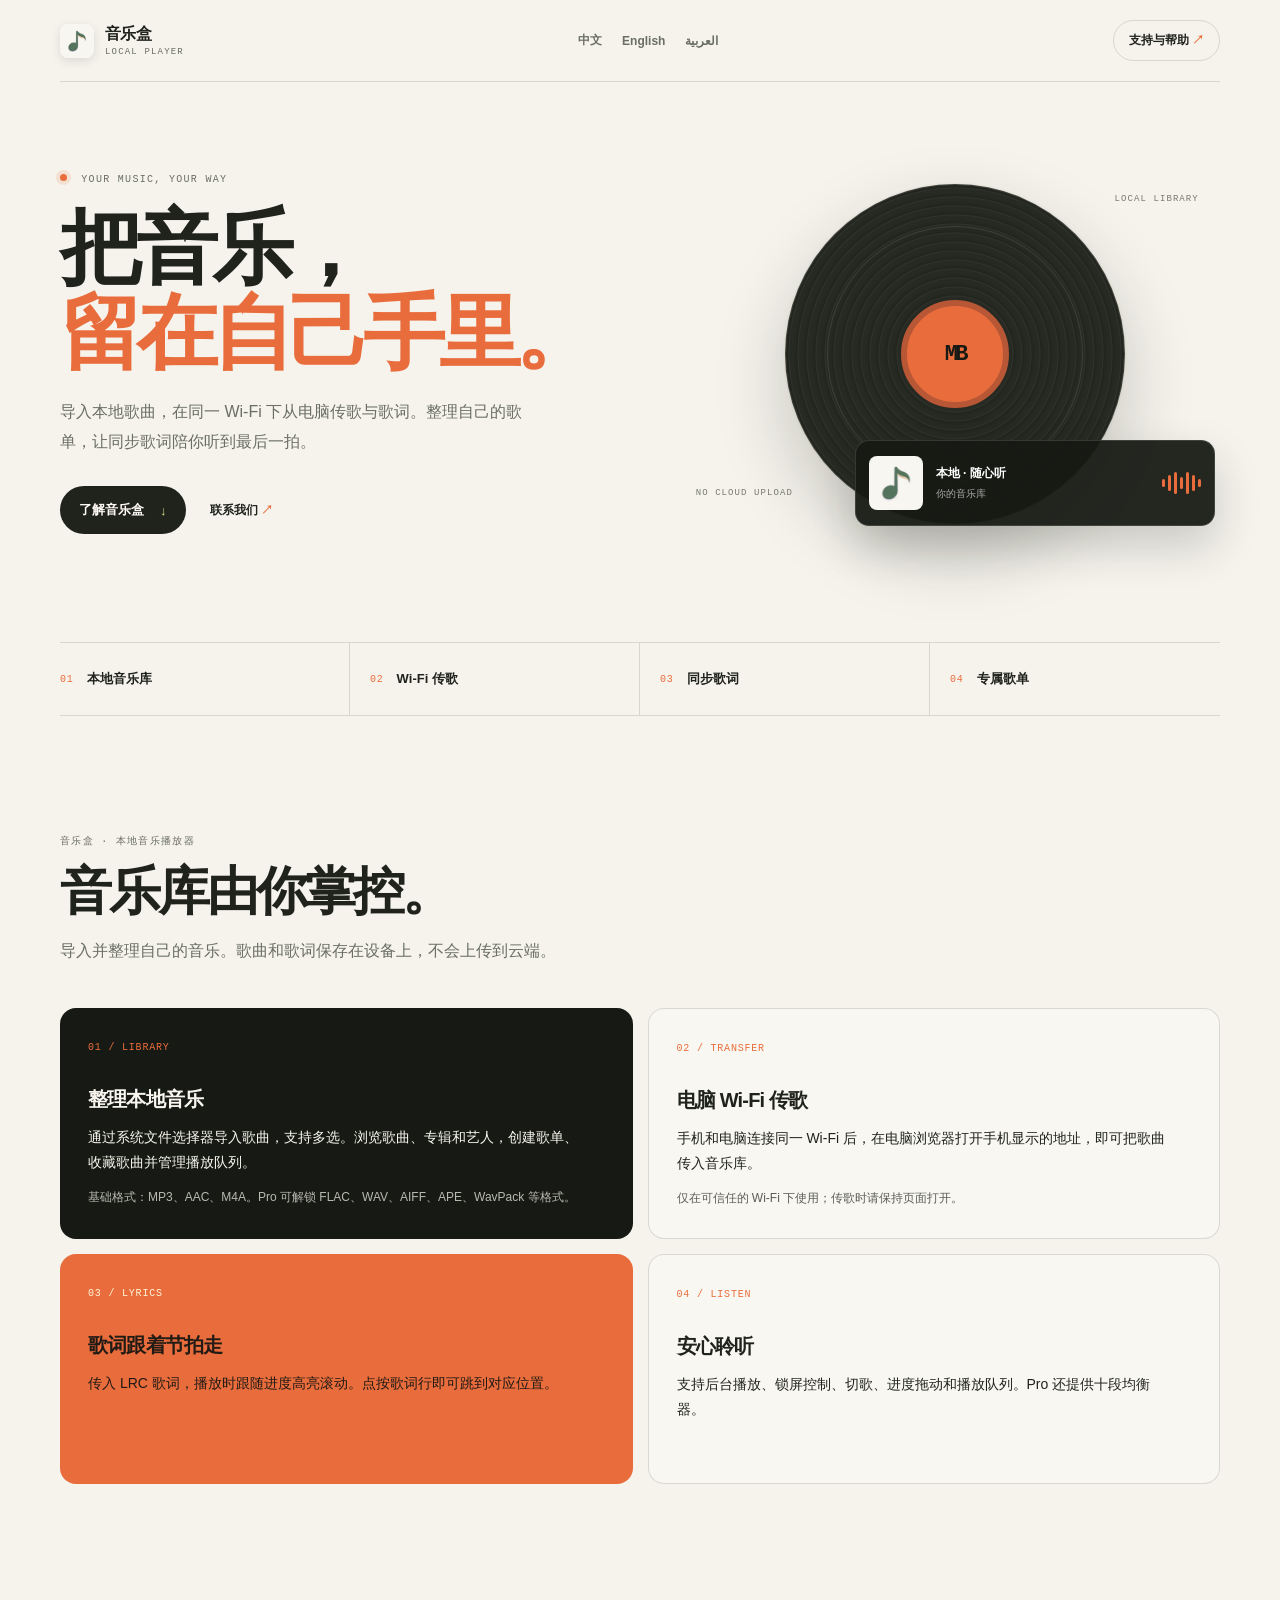
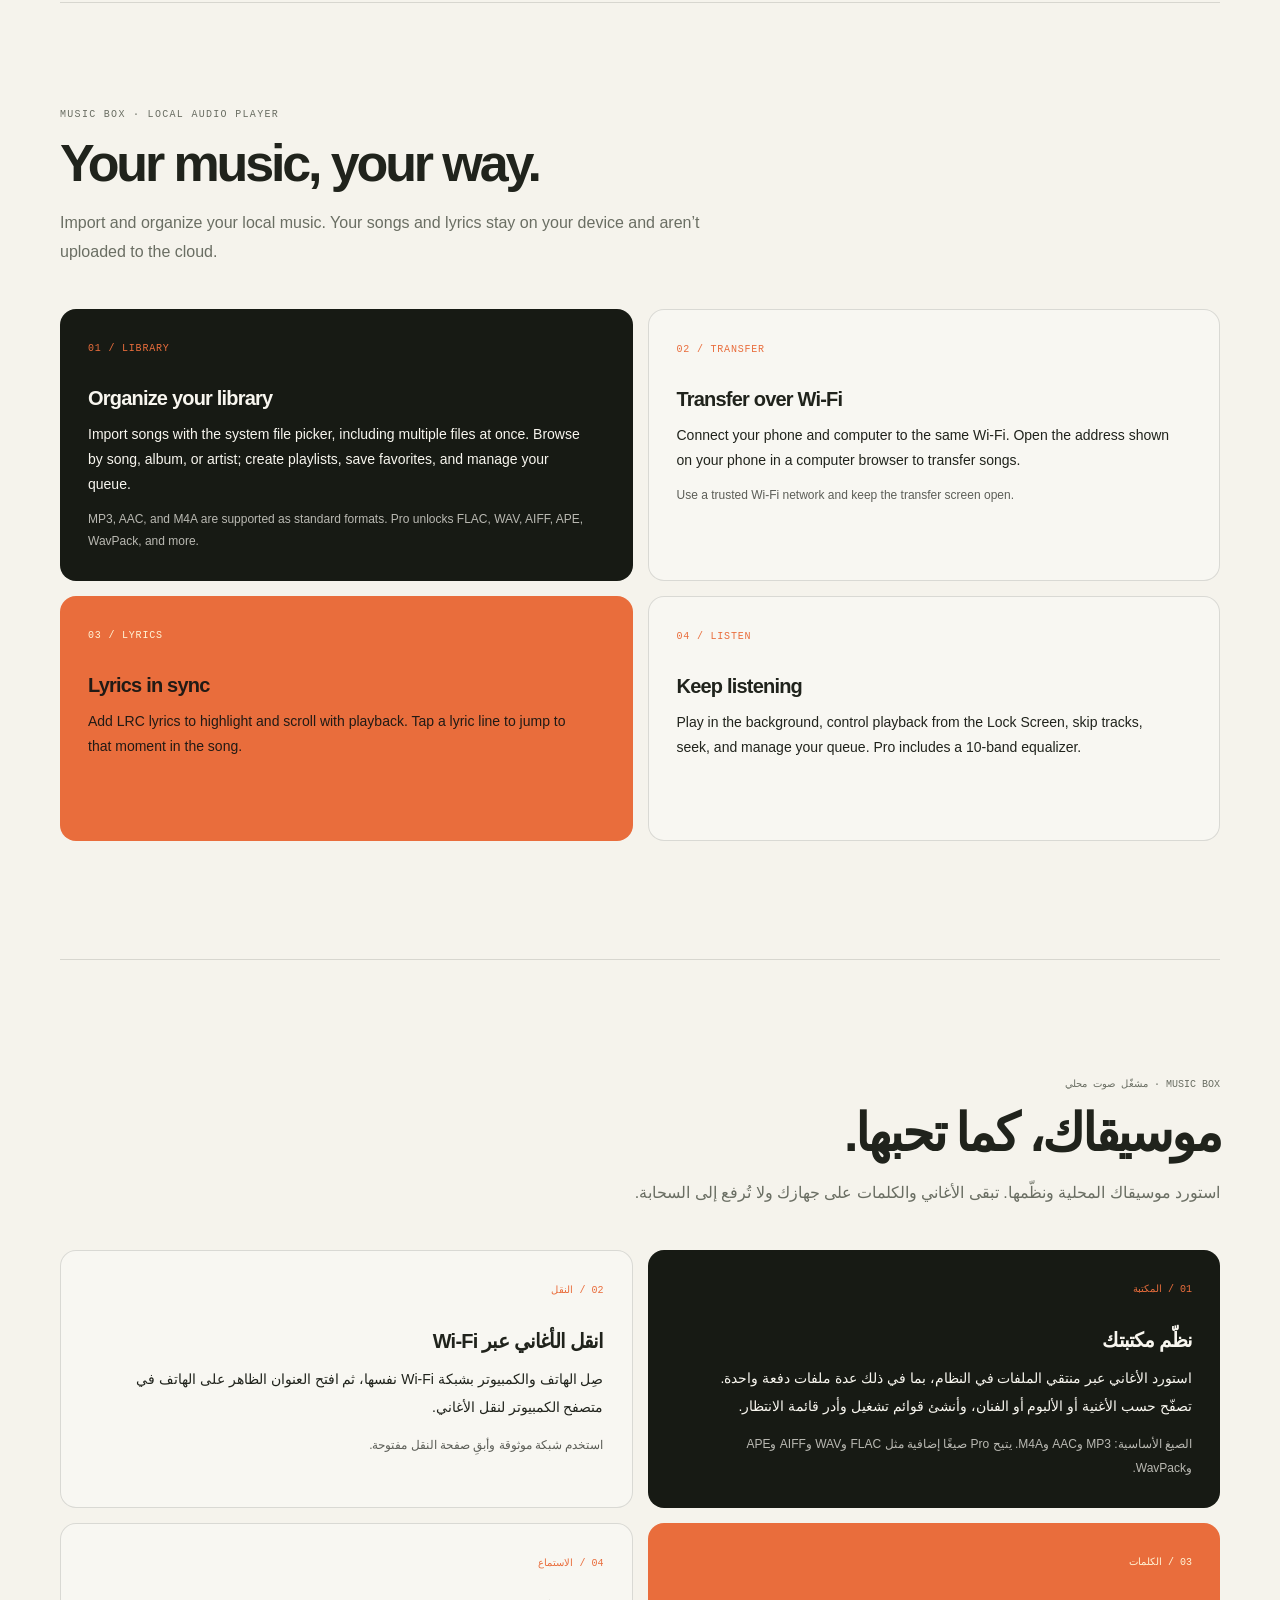
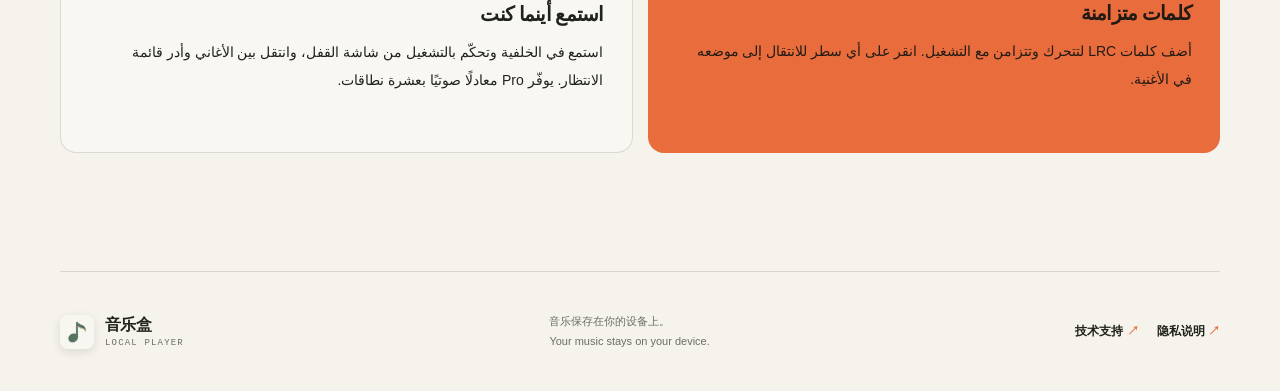
<file: index.html>
<!doctype html>
<html lang="zh-CN">
<head>
  <meta charset="utf-8">
  <meta name="viewport" content="width=device-width, initial-scale=1">
  <meta name="theme-color" content="#151711">
  <meta name="description" content="音乐盒：管理本地音乐、通过 Wi-Fi 传歌与歌词，享受同步歌词和歌单。">
  <title>音乐盒 · Music Box</title>
  <link rel="icon" href="./assets/app-icon.png">
  <link rel="stylesheet" href="./styles.css">
</head>
<body>
  <header class="topbar wrap">
    <a class="brand" href="./" aria-label="音乐盒首页">
      <img class="brand-icon" src="./assets/app-icon.png" alt="">
      <span>音乐盒 <small>LOCAL PLAYER</small></span>
    </a>
    <nav class="language-nav" aria-label="Choose language">
      <a href="#zh">中文</a>
      <a href="#en">English</a>
      <a href="#ar" lang="ar" dir="rtl">العربية</a>
    </nav>
    <a class="support-link" href="./support/">支持与帮助 <span aria-hidden="true">↗</span></a>
  </header>

  <main>
    <section class="hero wrap" aria-labelledby="hero-title">
      <div class="hero-copy">
        <p class="eyebrow"><span class="live-dot"></span> YOUR MUSIC, YOUR WAY</p>
        <h1 id="hero-title">把音乐，<br><em>留在自己手里。</em></h1>
        <p class="hero-intro">导入本地歌曲，在同一 Wi-Fi 下从电脑传歌与歌词。整理自己的歌单，让同步歌词陪你听到最后一拍。</p>
        <div class="hero-actions">
          <a class="button button-primary" href="#zh">了解音乐盒 <span aria-hidden="true">↓</span></a>
          <a class="text-link" href="mailto:xuehui1004@gmail.com">联系我们 <span aria-hidden="true">↗</span></a>
        </div>
      </div>
      <div class="player-art" aria-label="音乐播放器视觉示意">
        <div class="art-glow"></div>
        <div class="record"><div class="record-label"><span>MB</span></div></div>
        <div class="mini-card">
          <div class="mini-cover"><img src="./assets/app-icon.png" alt=""></div>
          <div class="mini-meta"><strong>本地 · 随心听</strong><span>你的音乐库</span></div>
          <div class="equalizer" aria-hidden="true"><i></i><i></i><i></i><i></i><i></i><i></i><i></i></div>
        </div>
        <span class="orbit-note note-one">LOCAL LIBRARY</span>
        <span class="orbit-note note-two">NO CLOUD UPLOAD</span>
      </div>
    </section>

    <section class="feature-ribbon wrap" aria-label="Key features">
      <div><span class="feature-number">01</span><span>本地音乐库</span></div>
      <div><span class="feature-number">02</span><span>Wi-Fi 传歌</span></div>
      <div><span class="feature-number">03</span><span>同步歌词</span></div>
      <div><span class="feature-number">04</span><span>专属歌单</span></div>
    </section>

    <section class="language-section wrap" id="zh" lang="zh-CN">
      <div class="section-heading">
        <p class="eyebrow">音乐盒 · 本地音乐播放器</p>
        <h2>音乐库由你掌控。</h2>
        <p class="section-lead">导入并整理自己的音乐。歌曲和歌词保存在设备上，不会上传到云端。</p>
      </div>
      <div class="feature-grid">
        <article class="feature-card card-dark">
          <span class="card-index">01 / LIBRARY</span>
          <h3>整理本地音乐</h3>
          <p>通过系统文件选择器导入歌曲，支持多选。浏览歌曲、专辑和艺人，创建歌单、收藏歌曲并管理播放队列。</p>
          <p class="fine-print">基础格式：MP3、AAC、M4A。Pro 可解锁 FLAC、WAV、AIFF、APE、WavPack 等格式。</p>
        </article>
        <article class="feature-card card-light">
          <span class="card-index">02 / TRANSFER</span>
          <h3>电脑 Wi-Fi 传歌</h3>
          <p>手机和电脑连接同一 Wi-Fi 后，在电脑浏览器打开手机显示的地址，即可把歌曲传入音乐库。</p>
          <p class="fine-print">仅在可信任的 Wi-Fi 下使用；传歌时请保持页面打开。</p>
        </article>
        <article class="feature-card card-orange">
          <span class="card-index">03 / LYRICS</span>
          <h3>歌词跟着节拍走</h3>
          <p>传入 LRC 歌词，播放时跟随进度高亮滚动。点按歌词行即可跳到对应位置。</p>
        </article>
        <article class="feature-card card-light">
          <span class="card-index">04 / LISTEN</span>
          <h3>安心聆听</h3>
          <p>支持后台播放、锁屏控制、切歌、进度拖动和播放队列。Pro 还提供十段均衡器。</p>
        </article>
      </div>
    </section>

    <section class="language-section alternate wrap" id="en" lang="en">
      <div class="section-heading">
        <p class="eyebrow">MUSIC BOX · LOCAL AUDIO PLAYER</p>
        <h2>Your music, your way.</h2>
        <p class="section-lead">Import and organize your local music. Your songs and lyrics stay on your device and aren’t uploaded to the cloud.</p>
      </div>
      <div class="feature-grid">
        <article class="feature-card card-dark">
          <span class="card-index">01 / LIBRARY</span>
          <h3>Organize your library</h3>
          <p>Import songs with the system file picker, including multiple files at once. Browse by song, album, or artist; create playlists, save favorites, and manage your queue.</p>
          <p class="fine-print">MP3, AAC, and M4A are supported as standard formats. Pro unlocks FLAC, WAV, AIFF, APE, WavPack, and more.</p>
        </article>
        <article class="feature-card card-light">
          <span class="card-index">02 / TRANSFER</span>
          <h3>Transfer over Wi-Fi</h3>
          <p>Connect your phone and computer to the same Wi-Fi. Open the address shown on your phone in a computer browser to transfer songs.</p>
          <p class="fine-print">Use a trusted Wi-Fi network and keep the transfer screen open.</p>
        </article>
        <article class="feature-card card-orange">
          <span class="card-index">03 / LYRICS</span>
          <h3>Lyrics in sync</h3>
          <p>Add LRC lyrics to highlight and scroll with playback. Tap a lyric line to jump to that moment in the song.</p>
        </article>
        <article class="feature-card card-light">
          <span class="card-index">04 / LISTEN</span>
          <h3>Keep listening</h3>
          <p>Play in the background, control playback from the Lock Screen, skip tracks, seek, and manage your queue. Pro includes a 10-band equalizer.</p>
        </article>
      </div>
    </section>

    <section class="language-section arabic-section wrap" id="ar" lang="ar" dir="rtl">
      <div class="section-heading">
        <p class="eyebrow">MUSIC BOX · مشغّل صوت محلي</p>
        <h2>موسيقاك، كما تحبها.</h2>
        <p class="section-lead">استورد موسيقاك المحلية ونظّمها. تبقى الأغاني والكلمات على جهازك ولا تُرفع إلى السحابة.</p>
      </div>
      <div class="feature-grid">
        <article class="feature-card card-dark">
          <span class="card-index">01 / المكتبة</span>
          <h3>نظّم مكتبتك</h3>
          <p>استورد الأغاني عبر منتقي الملفات في النظام، بما في ذلك عدة ملفات دفعة واحدة. تصفّح حسب الأغنية أو الألبوم أو الفنان، وأنشئ قوائم تشغيل وأدر قائمة الانتظار.</p>
          <p class="fine-print">الصيغ الأساسية: MP3 وAAC وM4A. يتيح Pro صيغًا إضافية مثل FLAC وWAV وAIFF وAPE وWavPack.</p>
        </article>
        <article class="feature-card card-light">
          <span class="card-index">02 / النقل</span>
          <h3>انقل الأغاني عبر Wi-Fi</h3>
          <p>صِل الهاتف والكمبيوتر بشبكة Wi-Fi نفسها، ثم افتح العنوان الظاهر على الهاتف في متصفح الكمبيوتر لنقل الأغاني.</p>
          <p class="fine-print">استخدم شبكة موثوقة وأبقِ صفحة النقل مفتوحة.</p>
        </article>
        <article class="feature-card card-orange">
          <span class="card-index">03 / الكلمات</span>
          <h3>كلمات متزامنة</h3>
          <p>أضف كلمات LRC لتتحرك وتتزامن مع التشغيل. انقر على أي سطر للانتقال إلى موضعه في الأغنية.</p>
        </article>
        <article class="feature-card card-light">
          <span class="card-index">04 / الاستماع</span>
          <h3>استمع أينما كنت</h3>
          <p>استمع في الخلفية وتحكّم بالتشغيل من شاشة القفل، وانتقل بين الأغاني وأدر قائمة الانتظار. يوفّر Pro معادلًا صوتيًا بعشرة نطاقات.</p>
        </article>
      </div>
    </section>
  </main>

  <footer class="footer wrap">
    <a class="brand" href="./">
      <img class="brand-icon" src="./assets/app-icon.png" alt="">
      <span>音乐盒 <small>LOCAL PLAYER</small></span>
    </a>
    <p>音乐保存在你的设备上。<br><span lang="en">Your music stays on your device.</span></p>
    <nav class="footer-links" aria-label="更多信息">
      <a class="footer-contact" href="./support/">技术支持 <span aria-hidden="true">↗</span></a>
      <a class="footer-contact" href="./privacy/">隐私说明 <span aria-hidden="true">↗</span></a>
    </nav>
  </footer>
</body>
</html>
</file>
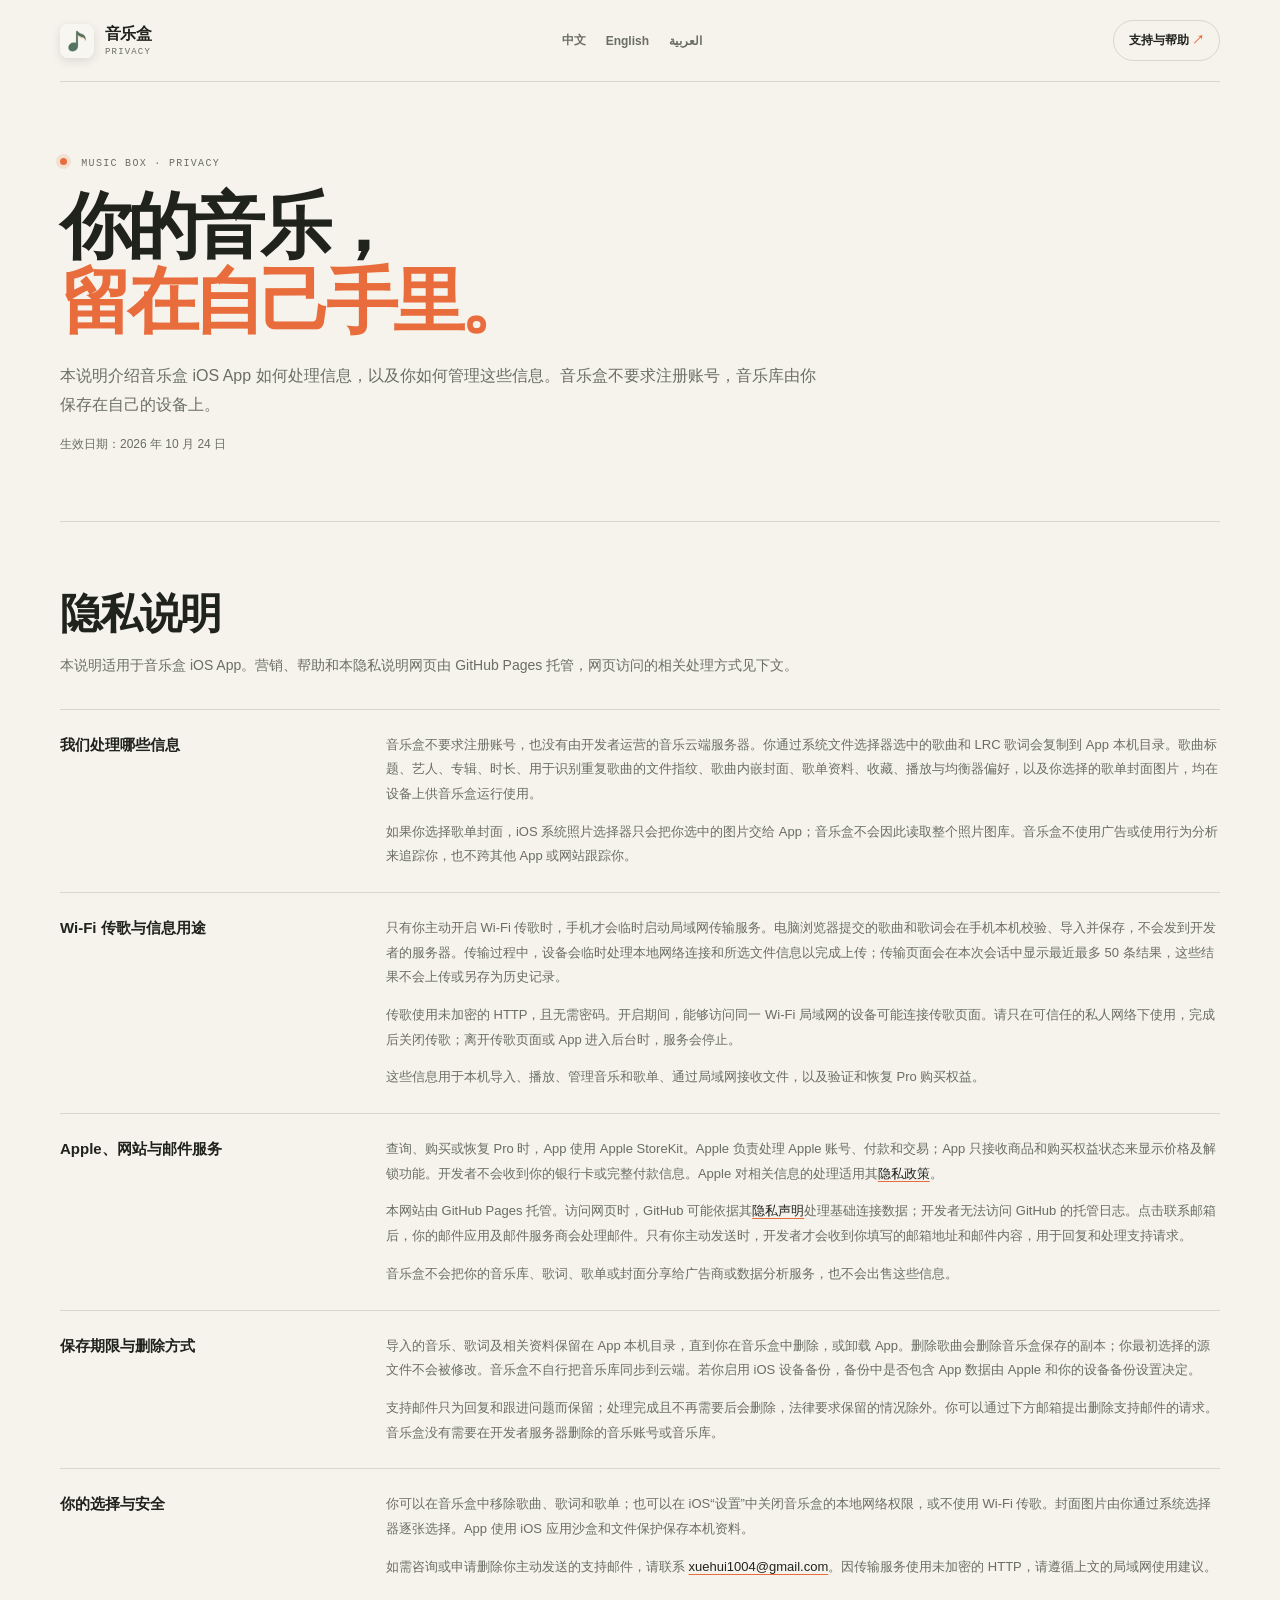
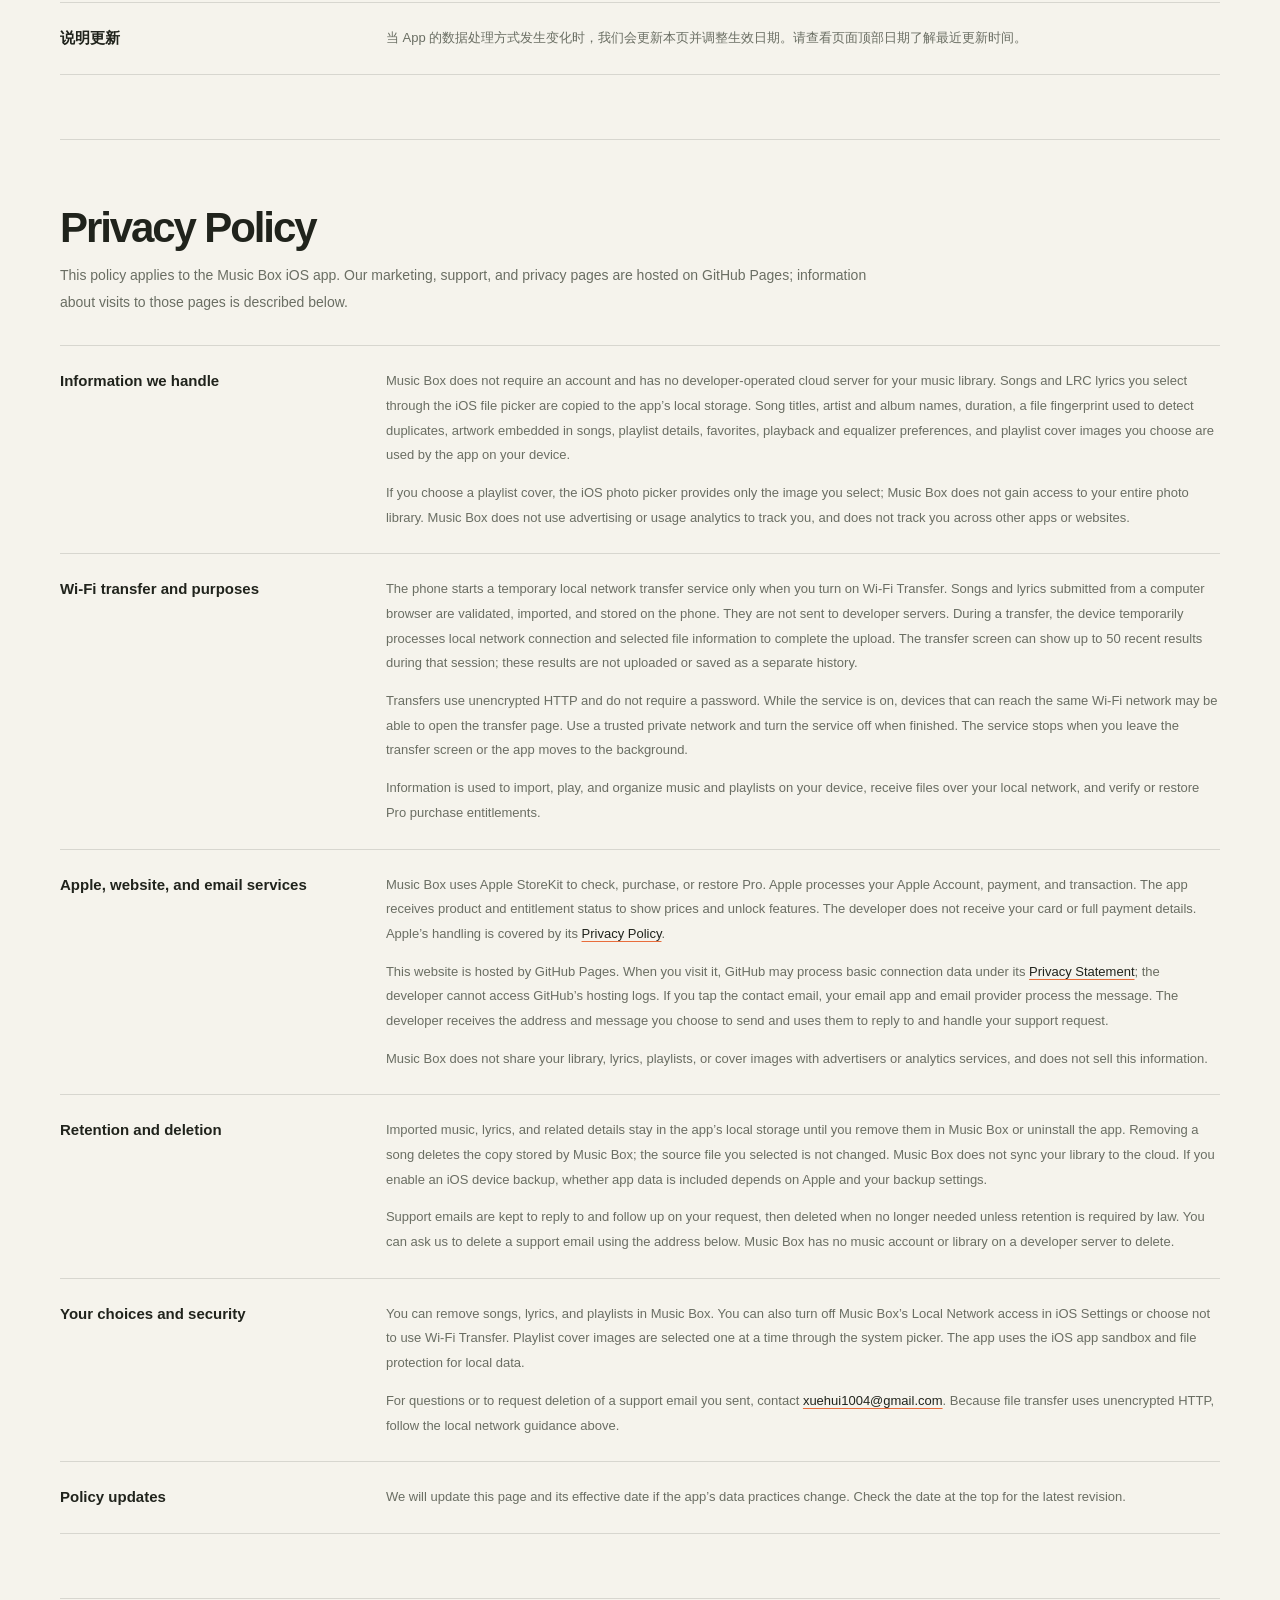
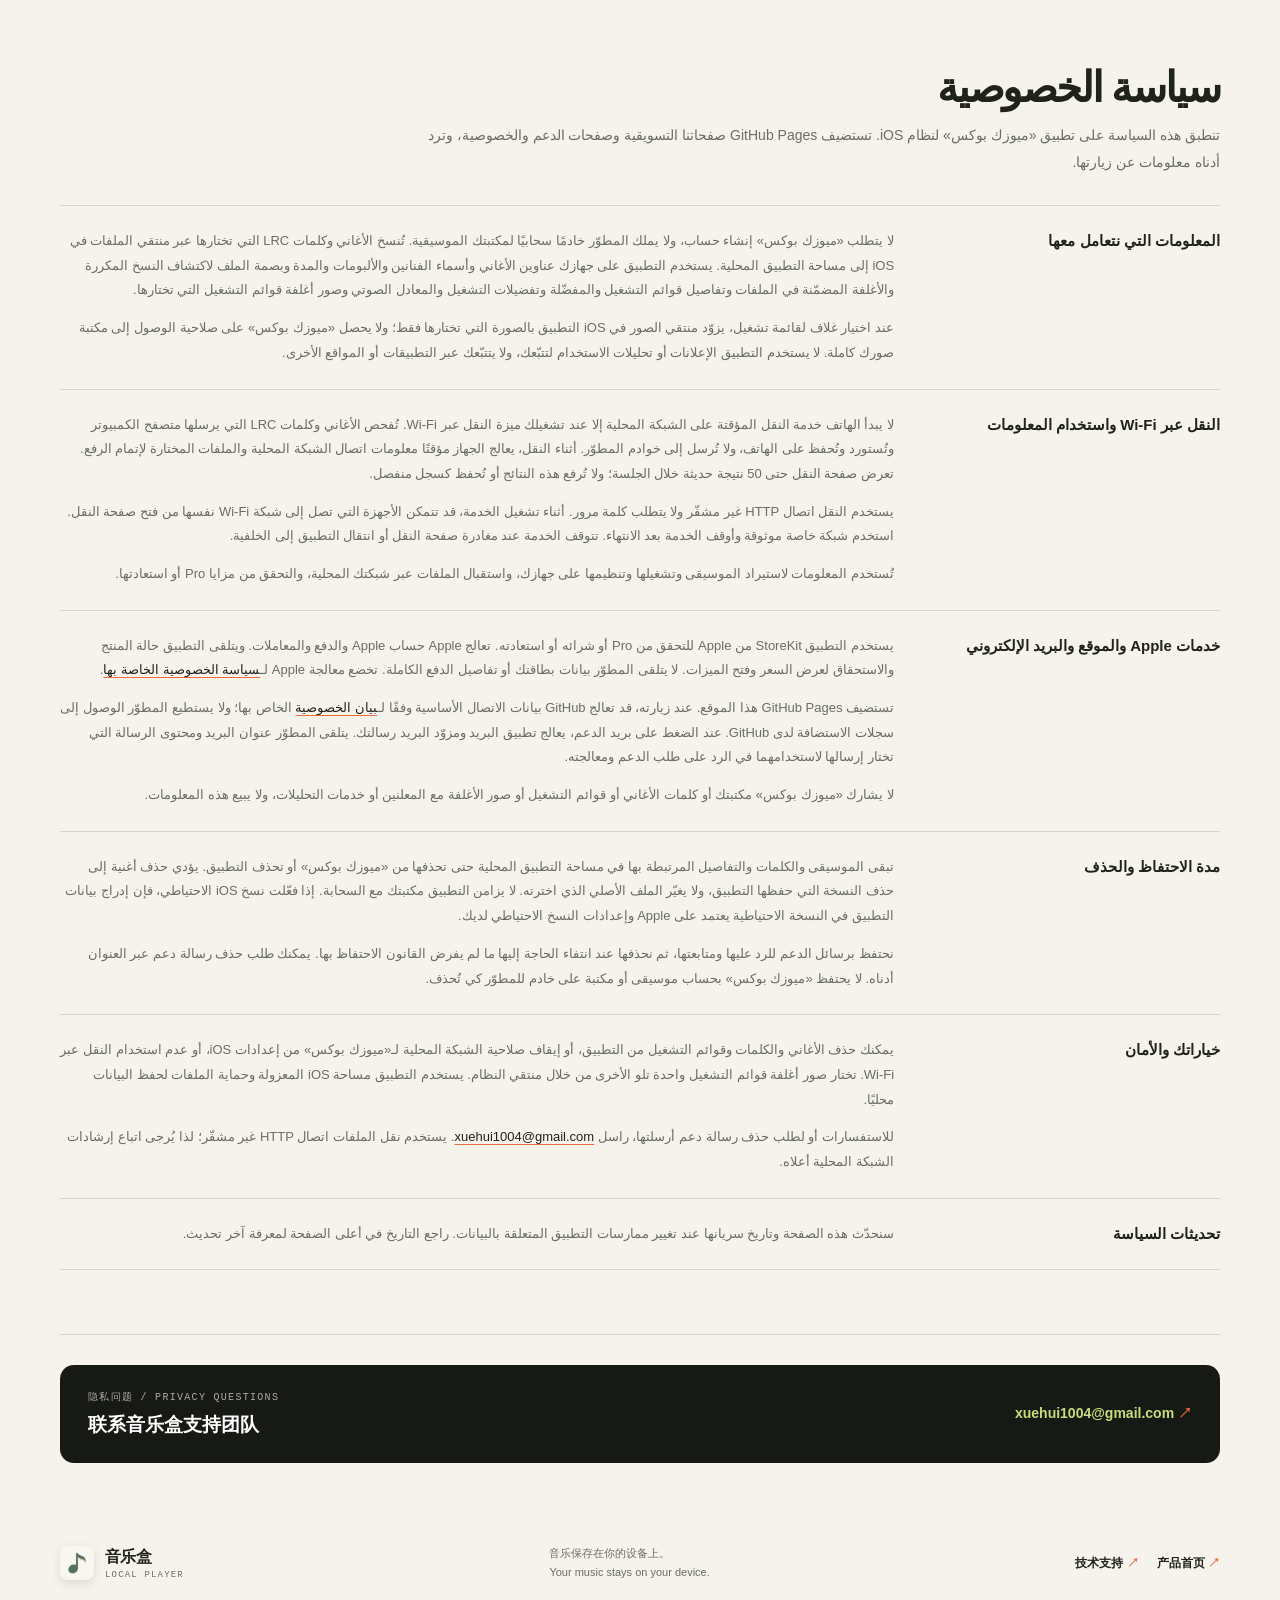
<file: privacy/index.html>
<!doctype html>
<html lang="zh-CN">
<head>
  <meta charset="utf-8">
  <meta name="viewport" content="width=device-width, initial-scale=1">
  <meta name="theme-color" content="#151711">
  <meta name="description" content="音乐盒隐私说明：了解本地音乐、Wi-Fi 传歌、内购和支持邮件如何处理。">
  <title>隐私说明 · 音乐盒</title>
  <link rel="icon" href="../assets/app-icon.png">
  <link rel="stylesheet" href="../styles.css">
</head>
<body>
  <header class="topbar wrap">
    <a class="brand" href="../" aria-label="音乐盒首页">
      <img class="brand-icon" src="../assets/app-icon.png" alt="">
      <span>音乐盒 <small>PRIVACY</small></span>
    </a>
    <nav class="language-nav" aria-label="Choose language">
      <a href="#zh">中文</a>
      <a href="#en">English</a>
      <a href="#ar" lang="ar" dir="rtl">العربية</a>
    </nav>
    <a class="support-link" href="../support/">支持与帮助 <span aria-hidden="true">↗</span></a>
  </header>

  <main class="policy-main wrap">
    <section class="policy-hero">
      <p class="eyebrow"><span class="live-dot"></span> MUSIC BOX · PRIVACY</p>
      <h1>你的音乐，<br><em>留在自己手里。</em></h1>
      <p class="hero-intro">本说明介绍音乐盒 iOS App 如何处理信息，以及你如何管理这些信息。音乐盒不要求注册账号，音乐库由你保存在自己的设备上。</p>
      <p class="policy-meta">生效日期：2026 年 10 月 24 日</p>
    </section>

    <section class="policy-language" id="zh" lang="zh-CN">
      <h2>隐私说明</h2>
      <p class="policy-intro">本说明适用于音乐盒 iOS App。营销、帮助和本隐私说明网页由 GitHub Pages 托管，网页访问的相关处理方式见下文。</p>
      <div class="policy-list">
        <article class="policy-entry">
          <h3>我们处理哪些信息</h3>
          <div>
            <p>音乐盒不要求注册账号，也没有由开发者运营的音乐云端服务器。你通过系统文件选择器选中的歌曲和 LRC 歌词会复制到 App 本机目录。歌曲标题、艺人、专辑、时长、用于识别重复歌曲的文件指纹、歌曲内嵌封面、歌单资料、收藏、播放与均衡器偏好，以及你选择的歌单封面图片，均在设备上供音乐盒运行使用。</p>
            <p>如果你选择歌单封面，iOS 系统照片选择器只会把你选中的图片交给 App；音乐盒不会因此读取整个照片图库。音乐盒不使用广告或使用行为分析来追踪你，也不跨其他 App 或网站跟踪你。</p>
          </div>
        </article>
        <article class="policy-entry">
          <h3>Wi-Fi 传歌与信息用途</h3>
          <div>
            <p>只有你主动开启 Wi-Fi 传歌时，手机才会临时启动局域网传输服务。电脑浏览器提交的歌曲和歌词会在手机本机校验、导入并保存，不会发到开发者的服务器。传输过程中，设备会临时处理本地网络连接和所选文件信息以完成上传；传输页面会在本次会话中显示最近最多 50 条结果，这些结果不会上传或另存为历史记录。</p>
            <p>传歌使用未加密的 HTTP，且无需密码。开启期间，能够访问同一 Wi-Fi 局域网的设备可能连接传歌页面。请只在可信任的私人网络下使用，完成后关闭传歌；离开传歌页面或 App 进入后台时，服务会停止。</p>
            <p>这些信息用于本机导入、播放、管理音乐和歌单、通过局域网接收文件，以及验证和恢复 Pro 购买权益。</p>
          </div>
        </article>
        <article class="policy-entry">
          <h3>Apple、网站与邮件服务</h3>
          <div>
            <p>查询、购买或恢复 Pro 时，App 使用 Apple StoreKit。Apple 负责处理 Apple 账号、付款和交易；App 只接收商品和购买权益状态来显示价格及解锁功能。开发者不会收到你的银行卡或完整付款信息。Apple 对相关信息的处理适用其<a href="https://www.apple.com/legal/privacy/" rel="noopener noreferrer">隐私政策</a>。</p>
            <p>本网站由 GitHub Pages 托管。访问网页时，GitHub 可能依据其<a href="https://docs.github.com/en/site-policy/privacy-policies/github-privacy-statement" rel="noopener noreferrer">隐私声明</a>处理基础连接数据；开发者无法访问 GitHub 的托管日志。点击联系邮箱后，你的邮件应用及邮件服务商会处理邮件。只有你主动发送时，开发者才会收到你填写的邮箱地址和邮件内容，用于回复和处理支持请求。</p>
            <p>音乐盒不会把你的音乐库、歌词、歌单或封面分享给广告商或数据分析服务，也不会出售这些信息。</p>
          </div>
        </article>
        <article class="policy-entry">
          <h3>保存期限与删除方式</h3>
          <div>
            <p>导入的音乐、歌词及相关资料保留在 App 本机目录，直到你在音乐盒中删除，或卸载 App。删除歌曲会删除音乐盒保存的副本；你最初选择的源文件不会被修改。音乐盒不自行把音乐库同步到云端。若你启用 iOS 设备备份，备份中是否包含 App 数据由 Apple 和你的设备备份设置决定。</p>
            <p>支持邮件只为回复和跟进问题而保留；处理完成且不再需要后会删除，法律要求保留的情况除外。你可以通过下方邮箱提出删除支持邮件的请求。音乐盒没有需要在开发者服务器删除的音乐账号或音乐库。</p>
          </div>
        </article>
        <article class="policy-entry">
          <h3>你的选择与安全</h3>
          <div>
            <p>你可以在音乐盒中移除歌曲、歌词和歌单；也可以在 iOS“设置”中关闭音乐盒的本地网络权限，或不使用 Wi-Fi 传歌。封面图片由你通过系统选择器逐张选择。App 使用 iOS 应用沙盒和文件保护保存本机资料。</p>
            <p>如需咨询或申请删除你主动发送的支持邮件，请联系 <a href="mailto:xuehui1004@gmail.com">xuehui1004@gmail.com</a>。因传输服务使用未加密的 HTTP，请遵循上文的局域网使用建议。</p>
          </div>
        </article>
        <article class="policy-entry">
          <h3>说明更新</h3>
          <div><p>当 App 的数据处理方式发生变化时，我们会更新本页并调整生效日期。请查看页面顶部日期了解最近更新时间。</p></div>
        </article>
      </div>
    </section>

    <section class="policy-language" id="en" lang="en">
      <h2>Privacy Policy</h2>
      <p class="policy-intro">This policy applies to the Music Box iOS app. Our marketing, support, and privacy pages are hosted on GitHub Pages; information about visits to those pages is described below.</p>
      <div class="policy-list">
        <article class="policy-entry">
          <h3>Information we handle</h3>
          <div>
            <p>Music Box does not require an account and has no developer-operated cloud server for your music library. Songs and LRC lyrics you select through the iOS file picker are copied to the app’s local storage. Song titles, artist and album names, duration, a file fingerprint used to detect duplicates, artwork embedded in songs, playlist details, favorites, playback and equalizer preferences, and playlist cover images you choose are used by the app on your device.</p>
            <p>If you choose a playlist cover, the iOS photo picker provides only the image you select; Music Box does not gain access to your entire photo library. Music Box does not use advertising or usage analytics to track you, and does not track you across other apps or websites.</p>
          </div>
        </article>
        <article class="policy-entry">
          <h3>Wi-Fi transfer and purposes</h3>
          <div>
            <p>The phone starts a temporary local network transfer service only when you turn on Wi-Fi Transfer. Songs and lyrics submitted from a computer browser are validated, imported, and stored on the phone. They are not sent to developer servers. During a transfer, the device temporarily processes local network connection and selected file information to complete the upload. The transfer screen can show up to 50 recent results during that session; these results are not uploaded or saved as a separate history.</p>
            <p>Transfers use unencrypted HTTP and do not require a password. While the service is on, devices that can reach the same Wi-Fi network may be able to open the transfer page. Use a trusted private network and turn the service off when finished. The service stops when you leave the transfer screen or the app moves to the background.</p>
            <p>Information is used to import, play, and organize music and playlists on your device, receive files over your local network, and verify or restore Pro purchase entitlements.</p>
          </div>
        </article>
        <article class="policy-entry">
          <h3>Apple, website, and email services</h3>
          <div>
            <p>Music Box uses Apple StoreKit to check, purchase, or restore Pro. Apple processes your Apple Account, payment, and transaction. The app receives product and entitlement status to show prices and unlock features. The developer does not receive your card or full payment details. Apple’s handling is covered by its <a href="https://www.apple.com/legal/privacy/" rel="noopener noreferrer">Privacy Policy</a>.</p>
            <p>This website is hosted by GitHub Pages. When you visit it, GitHub may process basic connection data under its <a href="https://docs.github.com/en/site-policy/privacy-policies/github-privacy-statement" rel="noopener noreferrer">Privacy Statement</a>; the developer cannot access GitHub’s hosting logs. If you tap the contact email, your email app and email provider process the message. The developer receives the address and message you choose to send and uses them to reply to and handle your support request.</p>
            <p>Music Box does not share your library, lyrics, playlists, or cover images with advertisers or analytics services, and does not sell this information.</p>
          </div>
        </article>
        <article class="policy-entry">
          <h3>Retention and deletion</h3>
          <div>
            <p>Imported music, lyrics, and related details stay in the app’s local storage until you remove them in Music Box or uninstall the app. Removing a song deletes the copy stored by Music Box; the source file you selected is not changed. Music Box does not sync your library to the cloud. If you enable an iOS device backup, whether app data is included depends on Apple and your backup settings.</p>
            <p>Support emails are kept to reply to and follow up on your request, then deleted when no longer needed unless retention is required by law. You can ask us to delete a support email using the address below. Music Box has no music account or library on a developer server to delete.</p>
          </div>
        </article>
        <article class="policy-entry">
          <h3>Your choices and security</h3>
          <div>
            <p>You can remove songs, lyrics, and playlists in Music Box. You can also turn off Music Box’s Local Network access in iOS Settings or choose not to use Wi-Fi Transfer. Playlist cover images are selected one at a time through the system picker. The app uses the iOS app sandbox and file protection for local data.</p>
            <p>For questions or to request deletion of a support email you sent, contact <a href="mailto:xuehui1004@gmail.com">xuehui1004@gmail.com</a>. Because file transfer uses unencrypted HTTP, follow the local network guidance above.</p>
          </div>
        </article>
        <article class="policy-entry">
          <h3>Policy updates</h3>
          <div><p>We will update this page and its effective date if the app’s data practices change. Check the date at the top for the latest revision.</p></div>
        </article>
      </div>
    </section>

    <section class="policy-language arabic-section" id="ar" lang="ar" dir="rtl">
      <h2>سياسة الخصوصية</h2>
      <p class="policy-intro">تنطبق هذه السياسة على تطبيق «ميوزك بوكس» لنظام iOS. تستضيف GitHub Pages صفحاتنا التسويقية وصفحات الدعم والخصوصية، وترد أدناه معلومات عن زيارتها.</p>
      <div class="policy-list">
        <article class="policy-entry">
          <h3>المعلومات التي نتعامل معها</h3>
          <div>
            <p>لا يتطلب «ميوزك بوكس» إنشاء حساب، ولا يملك المطوّر خادمًا سحابيًا لمكتبتك الموسيقية. تُنسخ الأغاني وكلمات LRC التي تختارها عبر منتقي الملفات في iOS إلى مساحة التطبيق المحلية. يستخدم التطبيق على جهازك عناوين الأغاني وأسماء الفنانين والألبومات والمدة وبصمة الملف لاكتشاف النسخ المكررة والأغلفة المضمّنة في الملفات وتفاصيل قوائم التشغيل والمفضّلة وتفضيلات التشغيل والمعادل الصوتي وصور أغلفة قوائم التشغيل التي تختارها.</p>
            <p>عند اختيار غلاف لقائمة تشغيل، يزوّد منتقي الصور في iOS التطبيق بالصورة التي تختارها فقط؛ ولا يحصل «ميوزك بوكس» على صلاحية الوصول إلى مكتبة صورك كاملة. لا يستخدم التطبيق الإعلانات أو تحليلات الاستخدام لتتبّعك، ولا يتتبّعك عبر التطبيقات أو المواقع الأخرى.</p>
          </div>
        </article>
        <article class="policy-entry">
          <h3>النقل عبر Wi‑Fi واستخدام المعلومات</h3>
          <div>
            <p>لا يبدأ الهاتف خدمة النقل المؤقتة على الشبكة المحلية إلا عند تشغيلك ميزة النقل عبر Wi‑Fi. تُفحص الأغاني وكلمات LRC التي يرسلها متصفح الكمبيوتر وتُستورد وتُحفظ على الهاتف، ولا تُرسل إلى خوادم المطوّر. أثناء النقل، يعالج الجهاز مؤقتًا معلومات اتصال الشبكة المحلية والملفات المختارة لإتمام الرفع. تعرض صفحة النقل حتى 50 نتيجة حديثة خلال الجلسة؛ ولا تُرفع هذه النتائج أو تُحفظ كسجل منفصل.</p>
            <p>يستخدم النقل اتصال HTTP غير مشفّر ولا يتطلب كلمة مرور. أثناء تشغيل الخدمة، قد تتمكن الأجهزة التي تصل إلى شبكة Wi‑Fi نفسها من فتح صفحة النقل. استخدم شبكة خاصة موثوقة وأوقف الخدمة بعد الانتهاء. تتوقف الخدمة عند مغادرة صفحة النقل أو انتقال التطبيق إلى الخلفية.</p>
            <p>تُستخدم المعلومات لاستيراد الموسيقى وتشغيلها وتنظيمها على جهازك، واستقبال الملفات عبر شبكتك المحلية، والتحقق من مزايا Pro أو استعادتها.</p>
          </div>
        </article>
        <article class="policy-entry">
          <h3>خدمات Apple والموقع والبريد الإلكتروني</h3>
          <div>
            <p>يستخدم التطبيق StoreKit من Apple للتحقق من Pro أو شرائه أو استعادته. تعالج Apple حساب Apple والدفع والمعاملات. ويتلقى التطبيق حالة المنتج والاستحقاق لعرض السعر وفتح الميزات. لا يتلقى المطوّر بيانات بطاقتك أو تفاصيل الدفع الكاملة. تخضع معالجة Apple لـ<a href="https://www.apple.com/legal/privacy/" rel="noopener noreferrer">سياسة الخصوصية الخاصة بها</a>.</p>
            <p>تستضيف GitHub Pages هذا الموقع. عند زيارته، قد تعالج GitHub بيانات الاتصال الأساسية وفقًا لـ<a href="https://docs.github.com/en/site-policy/privacy-policies/github-privacy-statement" rel="noopener noreferrer">بيان الخصوصية</a> الخاص بها؛ ولا يستطيع المطوّر الوصول إلى سجلات الاستضافة لدى GitHub. عند الضغط على بريد الدعم، يعالج تطبيق البريد ومزوّد البريد رسالتك. يتلقى المطوّر عنوان البريد ومحتوى الرسالة التي تختار إرسالها لاستخدامهما في الرد على طلب الدعم ومعالجته.</p>
            <p>لا يشارك «ميوزك بوكس» مكتبتك أو كلمات الأغاني أو قوائم التشغيل أو صور الأغلفة مع المعلنين أو خدمات التحليلات، ولا يبيع هذه المعلومات.</p>
          </div>
        </article>
        <article class="policy-entry">
          <h3>مدة الاحتفاظ والحذف</h3>
          <div>
            <p>تبقى الموسيقى والكلمات والتفاصيل المرتبطة بها في مساحة التطبيق المحلية حتى تحذفها من «ميوزك بوكس» أو تحذف التطبيق. يؤدي حذف أغنية إلى حذف النسخة التي حفظها التطبيق، ولا يغيّر الملف الأصلي الذي اخترته. لا يزامن التطبيق مكتبتك مع السحابة. إذا فعّلت نسخ iOS الاحتياطي، فإن إدراج بيانات التطبيق في النسخة الاحتياطية يعتمد على Apple وإعدادات النسخ الاحتياطي لديك.</p>
            <p>نحتفظ برسائل الدعم للرد عليها ومتابعتها، ثم نحذفها عند انتفاء الحاجة إليها ما لم يفرض القانون الاحتفاظ بها. يمكنك طلب حذف رسالة دعم عبر العنوان أدناه. لا يحتفظ «ميوزك بوكس» بحساب موسيقى أو مكتبة على خادم للمطوّر كي تُحذف.</p>
          </div>
        </article>
        <article class="policy-entry">
          <h3>خياراتك والأمان</h3>
          <div>
            <p>يمكنك حذف الأغاني والكلمات وقوائم التشغيل من التطبيق، أو إيقاف صلاحية الشبكة المحلية لـ«ميوزك بوكس» من إعدادات iOS، أو عدم استخدام النقل عبر Wi‑Fi. تختار صور أغلفة قوائم التشغيل واحدة تلو الأخرى من خلال منتقي النظام. يستخدم التطبيق مساحة iOS المعزولة وحماية الملفات لحفظ البيانات محليًا.</p>
            <p>للاستفسارات أو لطلب حذف رسالة دعم أرسلتها، راسل <a href="mailto:xuehui1004@gmail.com">xuehui1004@gmail.com</a>. يستخدم نقل الملفات اتصال HTTP غير مشفّر؛ لذا يُرجى اتباع إرشادات الشبكة المحلية أعلاه.</p>
          </div>
        </article>
        <article class="policy-entry">
          <h3>تحديثات السياسة</h3>
          <div><p>سنحدّث هذه الصفحة وتاريخ سريانها عند تغيير ممارسات التطبيق المتعلقة بالبيانات. راجع التاريخ في أعلى الصفحة لمعرفة آخر تحديث.</p></div>
        </article>
      </div>
    </section>

    <aside class="contact-panel policy-contact">
      <div><p class="eyebrow">隐私问题 / PRIVACY QUESTIONS</p><h3>联系音乐盒支持团队</h3></div>
      <a href="mailto:xuehui1004@gmail.com">xuehui1004@gmail.com <span aria-hidden="true">↗</span></a>
    </aside>
  </main>

  <footer class="footer wrap">
    <a class="brand" href="../">
      <img class="brand-icon" src="../assets/app-icon.png" alt="">
      <span>音乐盒 <small>LOCAL PLAYER</small></span>
    </a>
    <p>音乐保存在你的设备上。<br><span lang="en">Your music stays on your device.</span></p>
    <nav class="footer-links" aria-label="更多信息">
      <a class="footer-contact" href="../support/">技术支持 <span aria-hidden="true">↗</span></a>
      <a class="footer-contact" href="../">产品首页 <span aria-hidden="true">↗</span></a>
    </nav>
  </footer>
</body>
</html>
</file>
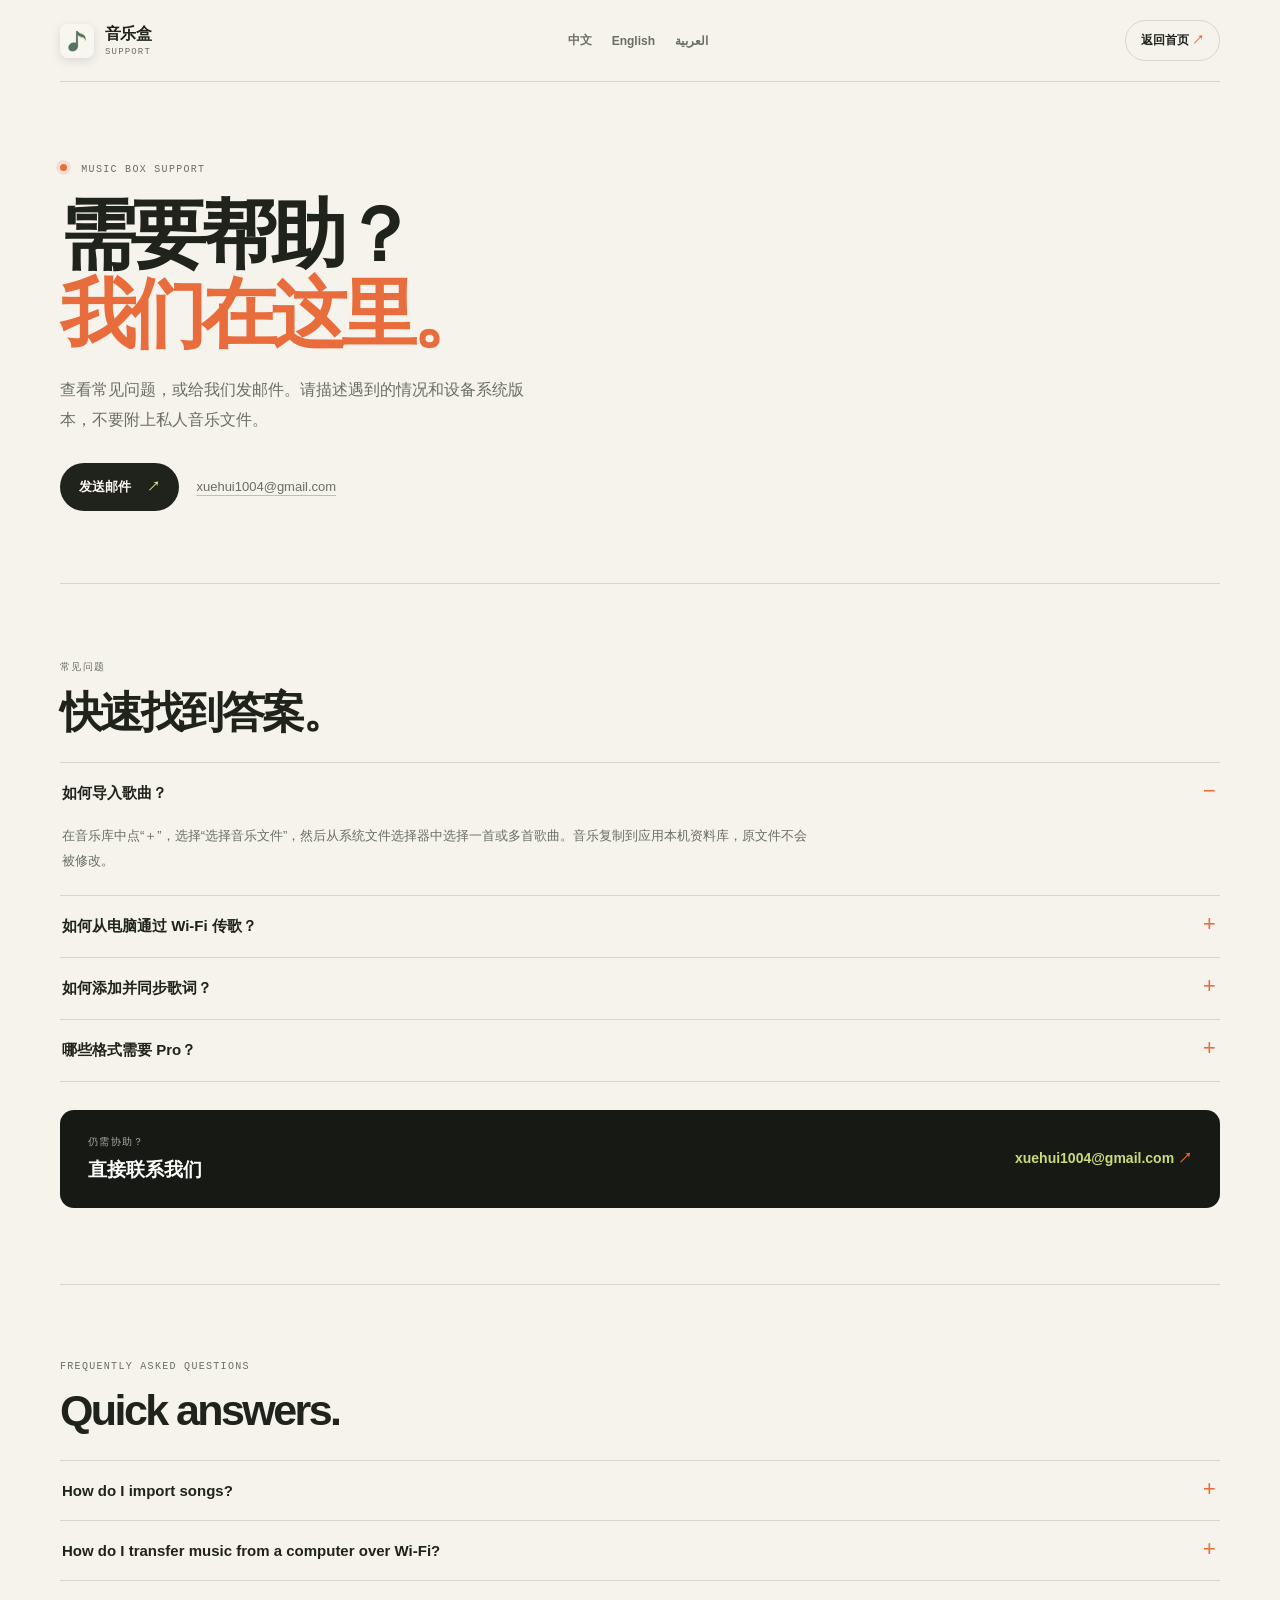
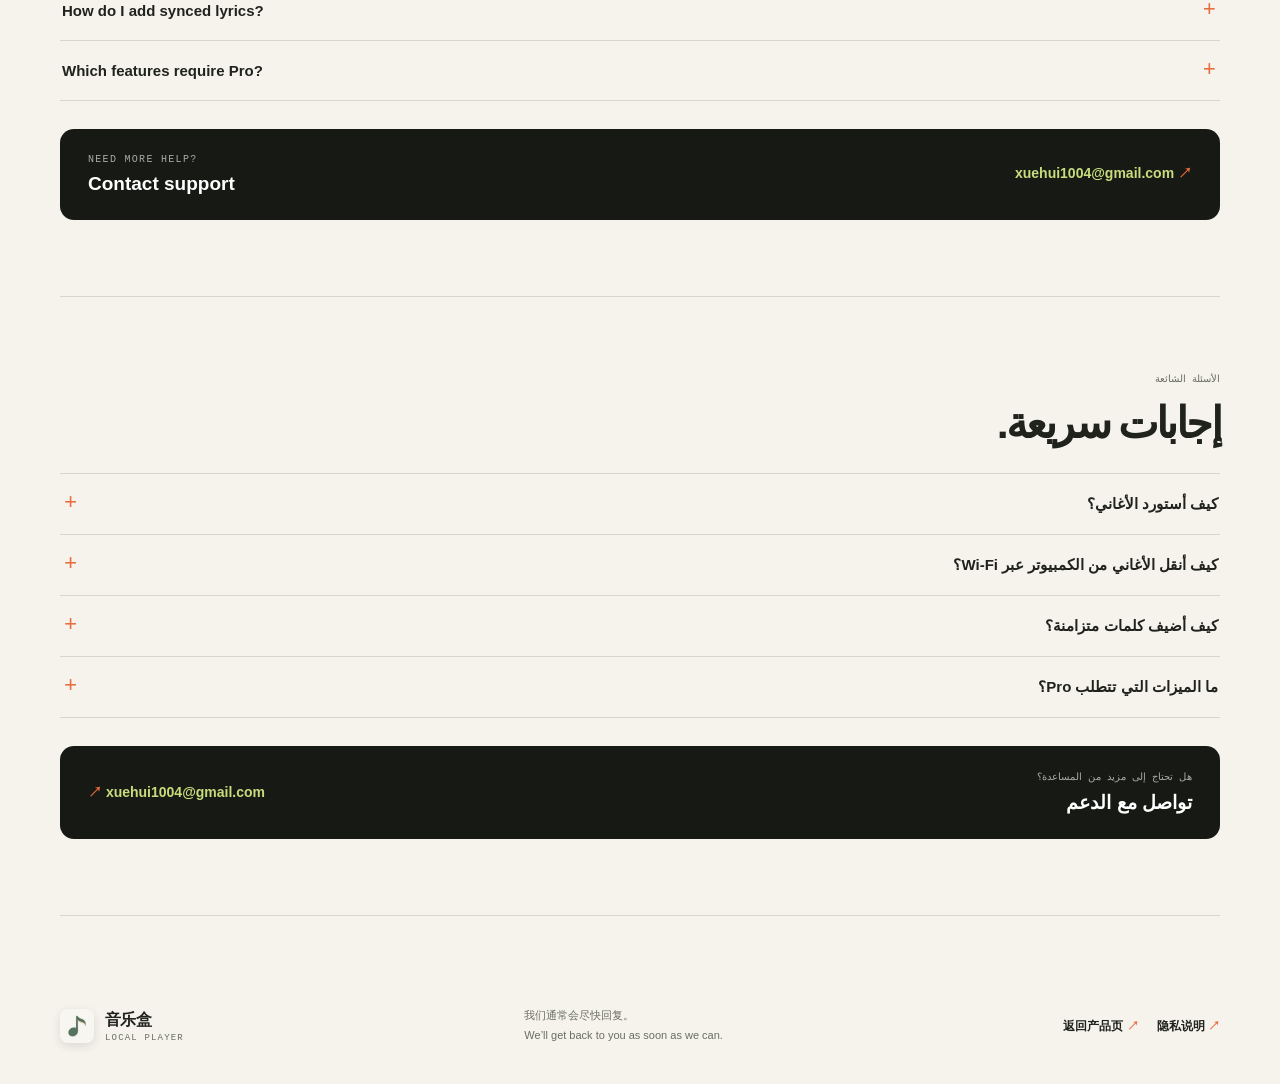
<file: support/index.html>
<!doctype html>
<html lang="zh-CN">
<head>
  <meta charset="utf-8">
  <meta name="viewport" content="width=device-width, initial-scale=1">
  <meta name="theme-color" content="#151711">
  <meta name="description" content="音乐盒技术支持、常见问题与联系方式。">
  <title>支持与帮助 · 音乐盒</title>
  <link rel="icon" href="../assets/app-icon.png">
  <link rel="stylesheet" href="../styles.css">
</head>
<body>
  <header class="topbar wrap">
    <a class="brand" href="../" aria-label="音乐盒首页">
      <img class="brand-icon" src="../assets/app-icon.png" alt="">
      <span>音乐盒 <small>SUPPORT</small></span>
    </a>
    <nav class="language-nav" aria-label="Choose language">
      <a href="#zh">中文</a>
      <a href="#en">English</a>
      <a href="#ar" lang="ar" dir="rtl">العربية</a>
    </nav>
    <a class="support-link" href="../">返回首页 <span aria-hidden="true">↗</span></a>
  </header>

  <main class="support-main wrap">
    <section class="support-hero">
      <p class="eyebrow"><span class="live-dot"></span> MUSIC BOX SUPPORT</p>
      <h1>需要帮助？<br><em>我们在这里。</em></h1>
      <p class="hero-intro">查看常见问题，或给我们发邮件。请描述遇到的情况和设备系统版本，不要附上私人音乐文件。</p>
      <a class="button button-primary" href="mailto:xuehui1004@gmail.com">发送邮件 <span aria-hidden="true">↗</span></a>
      <p class="contact-address"><a href="mailto:xuehui1004@gmail.com">xuehui1004@gmail.com</a></p>
    </section>

    <section class="support-language" id="zh" lang="zh-CN">
      <div class="section-heading compact-heading">
        <p class="eyebrow">常见问题</p>
        <h2>快速找到答案。</h2>
      </div>
      <div class="faq-list">
        <details open>
          <summary>如何导入歌曲？</summary>
          <p>在音乐库中点“＋”，选择“选择音乐文件”，然后从系统文件选择器中选择一首或多首歌曲。音乐复制到应用本机资料库，原文件不会被修改。</p>
        </details>
        <details>
          <summary>如何从电脑通过 Wi-Fi 传歌？</summary>
          <p>让手机和电脑连接同一 Wi-Fi，在音乐盒的导入页面开启 Wi-Fi 传歌，然后在电脑浏览器输入手机页面显示的地址。请只在可信任的 Wi-Fi 下开启，并保持传歌页面在前台。局域网权限、电脑防火墙或路由器设备隔离可能影响连接。</p>
        </details>
        <details>
          <summary>如何添加并同步歌词？</summary>
          <p>传歌时可同时选择歌曲和对应的 .lrc 文件。歌词需要包含有效时间戳并使用 UTF-8 编码；在播放器中点“词”即可查看同步歌词。点按歌词行可跳转到对应时间。</p>
        </details>
        <details>
          <summary>哪些格式需要 Pro？</summary>
          <p>MP3、AAC、M4A 为基础格式。其他进阶音频格式和十段均衡器需要 Pro 权益。</p>
        </details>
      </div>
      <div class="contact-panel">
        <div><p class="eyebrow">仍需协助？</p><h3>直接联系我们</h3></div>
        <a href="mailto:xuehui1004@gmail.com">xuehui1004@gmail.com <span aria-hidden="true">↗</span></a>
      </div>
    </section>

    <section class="support-language" id="en" lang="en">
      <div class="section-heading compact-heading">
        <p class="eyebrow">FREQUENTLY ASKED QUESTIONS</p>
        <h2>Quick answers.</h2>
      </div>
      <div class="faq-list">
        <details>
          <summary>How do I import songs?</summary>
          <p>In your library, tap “+” and choose “Select Music Files.” Pick one or more files in the system file picker. Music is copied into the app’s local library; the original files are not changed.</p>
        </details>
        <details>
          <summary>How do I transfer music from a computer over Wi-Fi?</summary>
          <p>Connect your phone and computer to the same Wi-Fi. Start Wi-Fi Transfer on the Import screen, then enter the address shown on your phone in a computer browser. Use a trusted network and keep the transfer screen open. Local network permissions, a computer firewall, or router device isolation can affect the connection.</p>
        </details>
        <details>
          <summary>How do I add synced lyrics?</summary>
          <p>Select an .lrc file together with its song during transfer. Lyrics need valid timestamps and UTF-8 encoding. Tap “Lyrics” in the player to view them; tap a line to seek to its timestamp.</p>
        </details>
        <details>
          <summary>Which features require Pro?</summary>
          <p>MP3, AAC, and M4A are standard formats. Other advanced audio formats and the 10-band equalizer require Pro.</p>
        </details>
      </div>
      <div class="contact-panel">
        <div><p class="eyebrow">NEED MORE HELP?</p><h3>Contact support</h3></div>
        <a href="mailto:xuehui1004@gmail.com">xuehui1004@gmail.com <span aria-hidden="true">↗</span></a>
      </div>
    </section>

    <section class="support-language arabic-section" id="ar" lang="ar" dir="rtl">
      <div class="section-heading compact-heading">
        <p class="eyebrow">الأسئلة الشائعة</p>
        <h2>إجابات سريعة.</h2>
      </div>
      <div class="faq-list">
        <details>
          <summary>كيف أستورد الأغاني؟</summary>
          <p>من مكتبتك، اضغط على «+» واختر «تحديد ملفات الموسيقى». حدّد ملفًا واحدًا أو عدة ملفات من منتقي الملفات في النظام. تُنسخ الأغاني إلى مكتبة التطبيق المحلية دون تعديل الملفات الأصلية.</p>
        </details>
        <details>
          <summary>كيف أنقل الأغاني من الكمبيوتر عبر Wi-Fi؟</summary>
          <p>صِل الهاتف والكمبيوتر بشبكة Wi-Fi نفسها. ابدأ النقل عبر Wi-Fi من صفحة الاستيراد، ثم أدخل العنوان الظاهر على الهاتف في متصفح الكمبيوتر. استخدم شبكة موثوقة وأبقِ صفحة النقل مفتوحة. قد تؤثر أذونات الشبكة المحلية أو جدار حماية الكمبيوتر أو عزل الأجهزة في جهاز التوجيه على الاتصال.</p>
        </details>
        <details>
          <summary>كيف أضيف كلمات متزامنة؟</summary>
          <p>اختر ملف .lrc مع الأغنية أثناء النقل. يجب أن يحتوي الملف على طوابع زمنية صالحة وأن يكون بترميز UTF-8. اضغط على «الكلمات» في المشغّل لعرضها، أو انقر على سطر للانتقال إلى توقيته.</p>
        </details>
        <details>
          <summary>ما الميزات التي تتطلب Pro؟</summary>
          <p>الصيغ الأساسية هي MP3 وAAC وM4A. تتطلب الصيغ الصوتية المتقدمة الأخرى والمعادل الصوتي ذي النطاقات العشرة ميزة Pro.</p>
        </details>
      </div>
      <div class="contact-panel">
        <div><p class="eyebrow">هل تحتاج إلى مزيد من المساعدة؟</p><h3>تواصل مع الدعم</h3></div>
        <a href="mailto:xuehui1004@gmail.com">xuehui1004@gmail.com <span aria-hidden="true">↗</span></a>
      </div>
    </section>
  </main>

  <footer class="footer wrap">
    <a class="brand" href="../">
      <img class="brand-icon" src="../assets/app-icon.png" alt="">
      <span>音乐盒 <small>LOCAL PLAYER</small></span>
    </a>
    <p>我们通常会尽快回复。<br><span lang="en">We’ll get back to you as soon as we can.</span></p>
    <nav class="footer-links" aria-label="更多信息">
      <a class="footer-contact" href="../">返回产品页 <span aria-hidden="true">↗</span></a>
      <a class="footer-contact" href="../privacy/">隐私说明 <span aria-hidden="true">↗</span></a>
    </nav>
  </footer>
</body>
</html>
</file>
<file: styles.css>
:root {
  color-scheme: light;
  --ink: #20231c;
  --muted: #6a6e63;
  --paper: #f5f3ec;
  --line: rgba(32, 35, 28, .14);
  --orange: #e96d3c;
  --lime: #c9dc7c;
  --dark: #171a14;
  --mono: ui-monospace, SFMono-Regular, Menlo, monospace;
  --sans: -apple-system, BlinkMacSystemFont, 'Segoe UI', 'Noto Sans SC', sans-serif;
}

* { box-sizing: border-box; }
html { scroll-behavior: smooth; }
body {
  margin: 0;
  background: var(--paper);
  color: var(--ink);
  font-family: var(--sans);
  -webkit-font-smoothing: antialiased;
}
a { color: inherit; }
.wrap { width: min(1160px, calc(100% - 48px)); margin-inline: auto; }
.topbar { min-height: 82px; display: flex; align-items: center; justify-content: space-between; gap: 28px; border-bottom: 1px solid var(--line); }
.brand { display: inline-flex; align-items: center; gap: 11px; text-decoration: none; font-weight: 800; letter-spacing: -.04em; }
.brand small { display: block; margin-top: 2px; color: var(--muted); font: 9px var(--mono); letter-spacing: .13em; }
.brand-icon { width: 34px; height: 34px; display: block; border-radius: 8px; object-fit: cover; box-shadow: 0 3px 10px rgba(32,35,28,.12); }
.language-nav { display: flex; align-items: center; gap: 20px; }
.language-nav a, .support-link, .text-link, .footer-contact { text-decoration: none; font-size: 12px; font-weight: 700; }
.language-nav a { color: var(--muted); }
.language-nav a:hover, .text-link:hover, .footer-contact:hover { color: var(--orange); }
.support-link { padding: 11px 15px; border: 1px solid var(--line); border-radius: 999px; }
.support-link span, .footer-contact span { color: var(--orange); }
.hero { min-height: 560px; display: grid; grid-template-columns: 1fr .9fr; align-items: center; gap: 42px; padding-block: 70px 86px; }
.eyebrow { margin: 0 0 20px; color: var(--muted); font: 10px var(--mono); letter-spacing: .13em; text-transform: uppercase; }
.live-dot { display: inline-block; width: 7px; height: 7px; margin-right: 7px; border-radius: 50%; background: var(--orange); box-shadow: 0 0 0 4px rgba(233,109,60,.14); vertical-align: 1px; }
h1, h2, h3, p { margin-top: 0; }
h1 { max-width: 650px; margin-bottom: 22px; font-size: clamp(46px, 7vw, 82px); line-height: 1.04; letter-spacing: -.075em; }
h1 em { color: var(--orange); font-style: normal; }
.hero-intro { max-width: 475px; color: var(--muted); font-size: 16px; line-height: 1.85; }
.hero-actions { display: flex; align-items: center; gap: 24px; margin-top: 30px; }
.button { display: inline-flex; min-height: 48px; align-items: center; justify-content: center; gap: 16px; padding: 0 19px; border-radius: 999px; text-decoration: none; font-size: 13px; font-weight: 800; }
.button-primary { color: #fffaf4; background: var(--ink); }
.button-primary:hover { background: var(--orange); }
.button-primary span { color: var(--lime); }
.text-link { color: var(--ink); }
.text-link span { color: var(--orange); }
.player-art { position: relative; min-height: 400px; display: grid; place-items: center; isolation: isolate; }
.art-glow { position: absolute; z-index: -1; width: 340px; height: 340px; border-radius: 50%; background: #e5e0cf; filter: blur(1px); }
.record { width: min(340px, 78vw); aspect-ratio: 1; display: grid; place-items: center; border: 1px solid rgba(255,255,255,.13); border-radius: 50%; background: repeating-radial-gradient(circle at center, #272a22 0, #272a22 3px, #30332b 4px, #22251e 5px, #272a22 9px); box-shadow: 0 30px 70px rgba(32,35,28,.22); animation: record-turn 28s linear infinite; }
.record::before { content: ''; position: absolute; width: 48%; aspect-ratio: 1; border: 1px solid rgba(255,255,255,.1); border-radius: 50%; }
.record-label { width: 32%; aspect-ratio: 1; display: grid; place-items: center; border: 6px solid #b75735; border-radius: 50%; background: var(--orange); color: var(--dark); font: 800 22px var(--mono); letter-spacing: -.12em; }
.mini-card { position: absolute; right: 1%; bottom: 7%; width: min(360px, 92%); min-height: 86px; display: flex; align-items: center; gap: 13px; padding: 13px; border: 1px solid rgba(255,255,255,.13); border-radius: 14px; background: rgba(23,26,20,.94); color: #fff; box-shadow: 0 20px 45px rgba(32,35,28,.2); }
.mini-cover { width: 54px; height: 54px; flex: 0 0 54px; overflow: hidden; border-radius: 8px; background: var(--lime); }
.mini-cover img { width: 100%; height: 100%; display: block; object-fit: cover; }
.mini-meta { min-width: 100px; display: grid; gap: 5px; }
.mini-meta strong { font-size: 12px; }
.mini-meta span { color: #aaa; font-size: 10px; }
.equalizer { height: 28px; display: flex; align-items: center; gap: 3px; margin-left: auto; }
.equalizer i { width: 3px; border-radius: 2px; background: var(--orange); }
.equalizer i:nth-child(1), .equalizer i:nth-child(7) { height: 8px; }
.equalizer i:nth-child(2), .equalizer i:nth-child(6) { height: 16px; }
.equalizer i:nth-child(3), .equalizer i:nth-child(5) { height: 22px; }
.equalizer i:nth-child(4) { height: 12px; }
.orbit-note { position: absolute; color: #77796f; font: 9px var(--mono); letter-spacing: .12em; }
.note-one { top: 10%; right: 4%; }
.note-two { bottom: 14%; left: 1%; }
.feature-ribbon { display: grid; grid-template-columns: repeat(4, 1fr); border-block: 1px solid var(--line); }
.feature-ribbon div { display: flex; align-items: center; gap: 13px; min-height: 72px; padding-inline: 20px; border-right: 1px solid var(--line); font-size: 13px; font-weight: 700; }
.feature-ribbon div:first-child { padding-left: 0; }
.feature-ribbon div:last-child { border: 0; }
.feature-number, .card-index { color: var(--orange); font: 10px var(--mono); letter-spacing: .08em; }
.language-section { padding-block: 118px; border-bottom: 1px solid var(--line); scroll-margin-top: 30px; }
.alternate { padding-top: 106px; }
.section-heading { max-width: 690px; margin-bottom: 42px; }
.section-heading .eyebrow { margin-bottom: 14px; }
.section-heading h2 { margin-bottom: 17px; font-size: clamp(32px, 4.4vw, 52px); line-height: 1.12; letter-spacing: -.06em; }
.section-lead { max-width: 650px; margin-bottom: 0; color: var(--muted); font-size: 16px; line-height: 1.8; }
.feature-grid { display: grid; grid-template-columns: repeat(2, 1fr); gap: 15px; }
.feature-card { min-height: 230px; padding: 28px; border-radius: 16px; }
.feature-card h3 { margin: 32px 0 12px; font-size: 20px; letter-spacing: -.04em; }
.feature-card p { max-width: 500px; margin-bottom: 0; font-size: 14px; line-height: 1.8; }
.feature-card .fine-print { margin-top: 12px; font-size: 12px; opacity: .72; }
.card-dark { background: var(--dark); color: #f8f6ef; }
.card-light { border: 1px solid var(--line); background: rgba(255,255,255,.34); }
.card-orange { background: var(--orange); color: #211a15; }
.card-orange .card-index { color: #fff5d7; }
.alternate .feature-card { min-height: 245px; }
.arabic-section { font-family: 'Noto Sans Arabic', var(--sans); }
.arabic-section .eyebrow, .arabic-section .card-index { letter-spacing: 0; }
.arabic-section .feature-card p { line-height: 2; }
.footer { min-height: 120px; display: flex; align-items: center; justify-content: space-between; gap: 24px; }
.footer p { margin: 0; color: var(--muted); font-size: 11px; line-height: 1.8; }
.footer p span { font-family: var(--sans); }
.footer-contact { font-size: 12px; }
.footer-links { display: flex; align-items: center; gap: 18px; }

.support-main { padding-bottom: 50px; }
.support-hero { padding-block: 82px 72px; border-bottom: 1px solid var(--line); }
.support-hero h1 { font-size: clamp(48px, 7vw, 76px); }
.support-hero .button { margin-top: 13px; }
.contact-address { display: inline-block; margin: 0 0 0 13px; color: var(--muted); font-size: 13px; }
.contact-address a { text-decoration-color: rgba(32,35,28,.25); text-underline-offset: 4px; }
.support-language { padding-block: 76px; border-bottom: 1px solid var(--line); scroll-margin-top: 26px; }
.compact-heading { margin-bottom: 26px; }
.compact-heading h2 { font-size: clamp(30px, 4vw, 43px); }
.faq-list { border-top: 1px solid var(--line); }
.faq-list details { border-bottom: 1px solid var(--line); }
.faq-list summary { position: relative; padding: 21px 36px 21px 2px; cursor: pointer; list-style: none; font-size: 15px; font-weight: 800; }
.faq-list summary::-webkit-details-marker { display: none; }
.faq-list summary::after { content: '+'; position: absolute; right: 4px; top: 17px; color: var(--orange); font: 22px var(--mono); }
.faq-list details[open] summary::after { content: '−'; }
.faq-list details p { max-width: 790px; padding: 0 40px 21px 2px; margin: 0; color: var(--muted); font-size: 13px; line-height: 1.9; }
.arabic-section .faq-list summary { padding: 21px 2px 21px 36px; }
.arabic-section .faq-list summary::after { left: 4px; right: auto; }
.arabic-section .faq-list details p { padding: 0 2px 21px 40px; line-height: 2; }
.contact-panel { display: flex; align-items: center; justify-content: space-between; gap: 24px; margin-top: 28px; padding: 25px 28px; border-radius: 14px; background: var(--dark); color: #fff; }
.contact-panel .eyebrow { margin-bottom: 8px; color: #aaa; }
.contact-panel h3 { margin: 0; font-size: 19px; }
.contact-panel a { color: var(--lime); text-decoration: none; font-size: 14px; font-weight: 700; }
.contact-panel a span { color: var(--orange); }

.policy-main { padding-bottom: 40px; }
.policy-hero { padding-block: 76px 56px; border-bottom: 1px solid var(--line); }
.policy-hero h1 { font-size: clamp(46px, 7vw, 72px); }
.policy-hero .hero-intro { max-width: 760px; }
.policy-meta { color: var(--muted); font-size: 12px; }
.policy-language { padding-block: 64px; border-bottom: 1px solid var(--line); scroll-margin-top: 26px; }
.policy-language > h2 { margin-bottom: 10px; font-size: clamp(29px, 4vw, 42px); letter-spacing: -.05em; }
.policy-intro { max-width: 820px; margin-bottom: 30px; color: var(--muted); font-size: 14px; line-height: 1.9; }
.policy-list { border-top: 1px solid var(--line); }
.policy-entry { display: grid; grid-template-columns: minmax(180px, .7fr) 2fr; gap: 34px; padding: 23px 0; border-bottom: 1px solid var(--line); }
.policy-entry h3 { margin: 0; font-size: 15px; line-height: 1.6; }
.policy-entry p, .policy-entry li { color: var(--muted); font-size: 13px; line-height: 1.9; }
.policy-entry p:last-child { margin-bottom: 0; }
.policy-entry ul { margin: 0; padding-inline-start: 20px; }
.policy-entry a { color: var(--ink); text-decoration-color: var(--orange); text-underline-offset: 3px; }
.policy-contact { margin-top: 30px; }
.policy-contact a { color: var(--lime); text-decoration: none; font-size: 14px; font-weight: 700; }
.arabic-section .policy-entry { text-align: right; }
.arabic-section .policy-entry ul { padding-inline-start: 0; padding-inline-end: 20px; }

@keyframes record-turn { to { transform: rotate(360deg); } }
@media (prefers-reduced-motion: reduce) { html { scroll-behavior: auto; } .record { animation: none; } }
@media (max-width: 760px) {
  .wrap { width: min(100% - 34px, 600px); }
  .topbar { min-height: 72px; gap: 12px; }
  .brand { font-size: 14px; }
  .brand-icon { width: 30px; height: 30px; }
  .brand small { font-size: 7px; }
  .language-nav { gap: 10px; }
  .language-nav a, .support-link { font-size: 10px; }
  .support-link { padding: 9px 10px; }
  .hero { min-height: auto; grid-template-columns: 1fr; gap: 14px; padding-block: 61px 48px; }
  .hero-intro { font-size: 14px; }
  .player-art { min-height: 350px; }
  .record { width: 280px; }
  .art-glow { width: 280px; height: 280px; }
  .mini-card { right: 0; bottom: 3%; }
  .feature-ribbon { grid-template-columns: repeat(2, 1fr); }
  .feature-ribbon div { min-height: 58px; padding-inline: 8px; font-size: 11px; }
  .feature-ribbon div:nth-child(2) { border-right: 0; }
  .feature-ribbon div:nth-child(-n+2) { border-bottom: 1px solid var(--line); }
  .feature-ribbon div:first-child { padding-left: 8px; }
  .language-section { padding-block: 78px; }
  .section-heading { margin-bottom: 28px; }
  .section-lead { font-size: 14px; }
  .feature-grid { grid-template-columns: 1fr; gap: 11px; }
  .feature-card, .alternate .feature-card { min-height: auto; padding: 23px; }
  .feature-card h3 { margin-top: 24px; }
  .footer { min-height: 108px; flex-wrap: wrap; padding-block: 23px; }
  .footer p { order: 3; width: 100%; }
  .footer-links { margin-left: auto; }
  .support-hero { padding-block: 64px 52px; }
  .support-hero h1 { font-size: 54px; }
  .support-language { padding-block: 60px; }
  .contact-panel { align-items: flex-start; flex-direction: column; padding: 22px; }
  .contact-address { display: block; margin: 13px 0 0; }
  .policy-hero { padding-block: 64px 48px; }
  .policy-language { padding-block: 48px; }
  .policy-entry { grid-template-columns: 1fr; gap: 8px; padding-block: 18px; }
}
@media (max-width: 400px) {
  .language-nav { gap: 7px; }
  .language-nav a { font-size: 9px; }
  .support-link { padding: 8px; font-size: 9px; }
  .brand small { letter-spacing: .07em; }
  .player-art { min-height: 300px; }
  .record { width: 240px; }
  .art-glow { width: 240px; height: 240px; }
}
</file>
